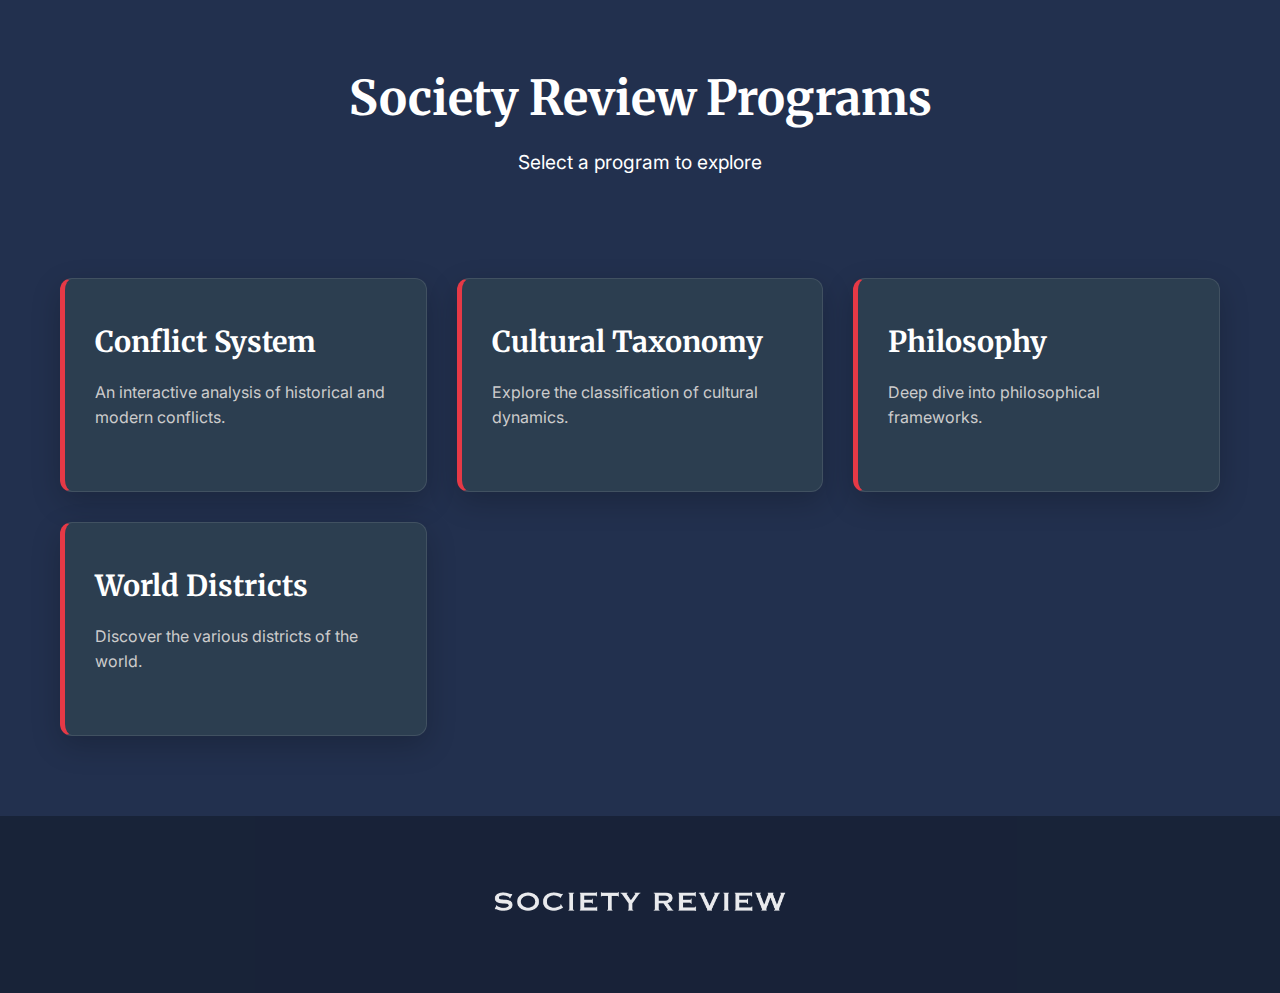
<file: index.html>
<!DOCTYPE html>
<html lang="en">

<head>
    <meta charset="UTF-8">
    <meta name="viewport" content="width=device-width, initial-scale=1.0">
    <title>Society Review Programs</title>
    <link rel="preconnect" href="https://fonts.googleapis.com">
    <link rel="preconnect" href="https://fonts.gstatic.com" crossorigin>
    <link
        href="https://fonts.googleapis.com/css2?family=Inter:wght@300;400;500;600&family=Merriweather:wght@300;400;700;900&display=swap"
        rel="stylesheet">
    <link rel="stylesheet" href="style.css">
</head>

<body>
    <main>
        <section class="intro-section">
            <div class="container">
                <h1 class="page-title">Society Review Programs</h1>
                <p class="lead">Select a program to explore</p>
            </div>
        </section>

        <section class="programs-section">
            <div class="container">
                <div class="programs-grid">
                    <a href="conflict-system.html" class="program-card active-program">
                        <div class="program-content">
                            <h3>Conflict System</h3>
                            <p>An interactive analysis of historical and modern conflicts.</p>

                        </div>
                    </a>

                    <a href="https://simonallmer.com/culturaltaxonomy" class="program-card active-program"
                        target="_top">
                        <div class="program-content">
                            <h3>Cultural Taxonomy</h3>
                            <p>Explore the classification of cultural dynamics.</p>

                        </div>
                    </a>

                    <a href="https://simonallmer.com/philosophy" class="program-card active-program" target="_top">
                        <div class="program-content">
                            <h3>Philosophy</h3>
                            <p>Deep dive into philosophical frameworks.</p>

                        </div>
                    </a>

                    <a href="https://simonallmer.com/worlddistricts" class="program-card active-program" target="_top">
                        <div class="program-content">
                            <h3>World Districts</h3>
                            <p>Discover the various districts of the world.</p>

                        </div>
                    </a>
                </div>
            </div>
        </section>
    </main>

    <footer>
        <div class="container" style="text-align: center;">
            <a href="https://simonallmer.com/societyreview" target="_top">
                <img src="society-review-logo.png" alt="Society Review"
                    style="max-width: 300px; height: auto; cursor: pointer;">
            </a>
        </div>
    </footer>

</body>

</html>
</file>
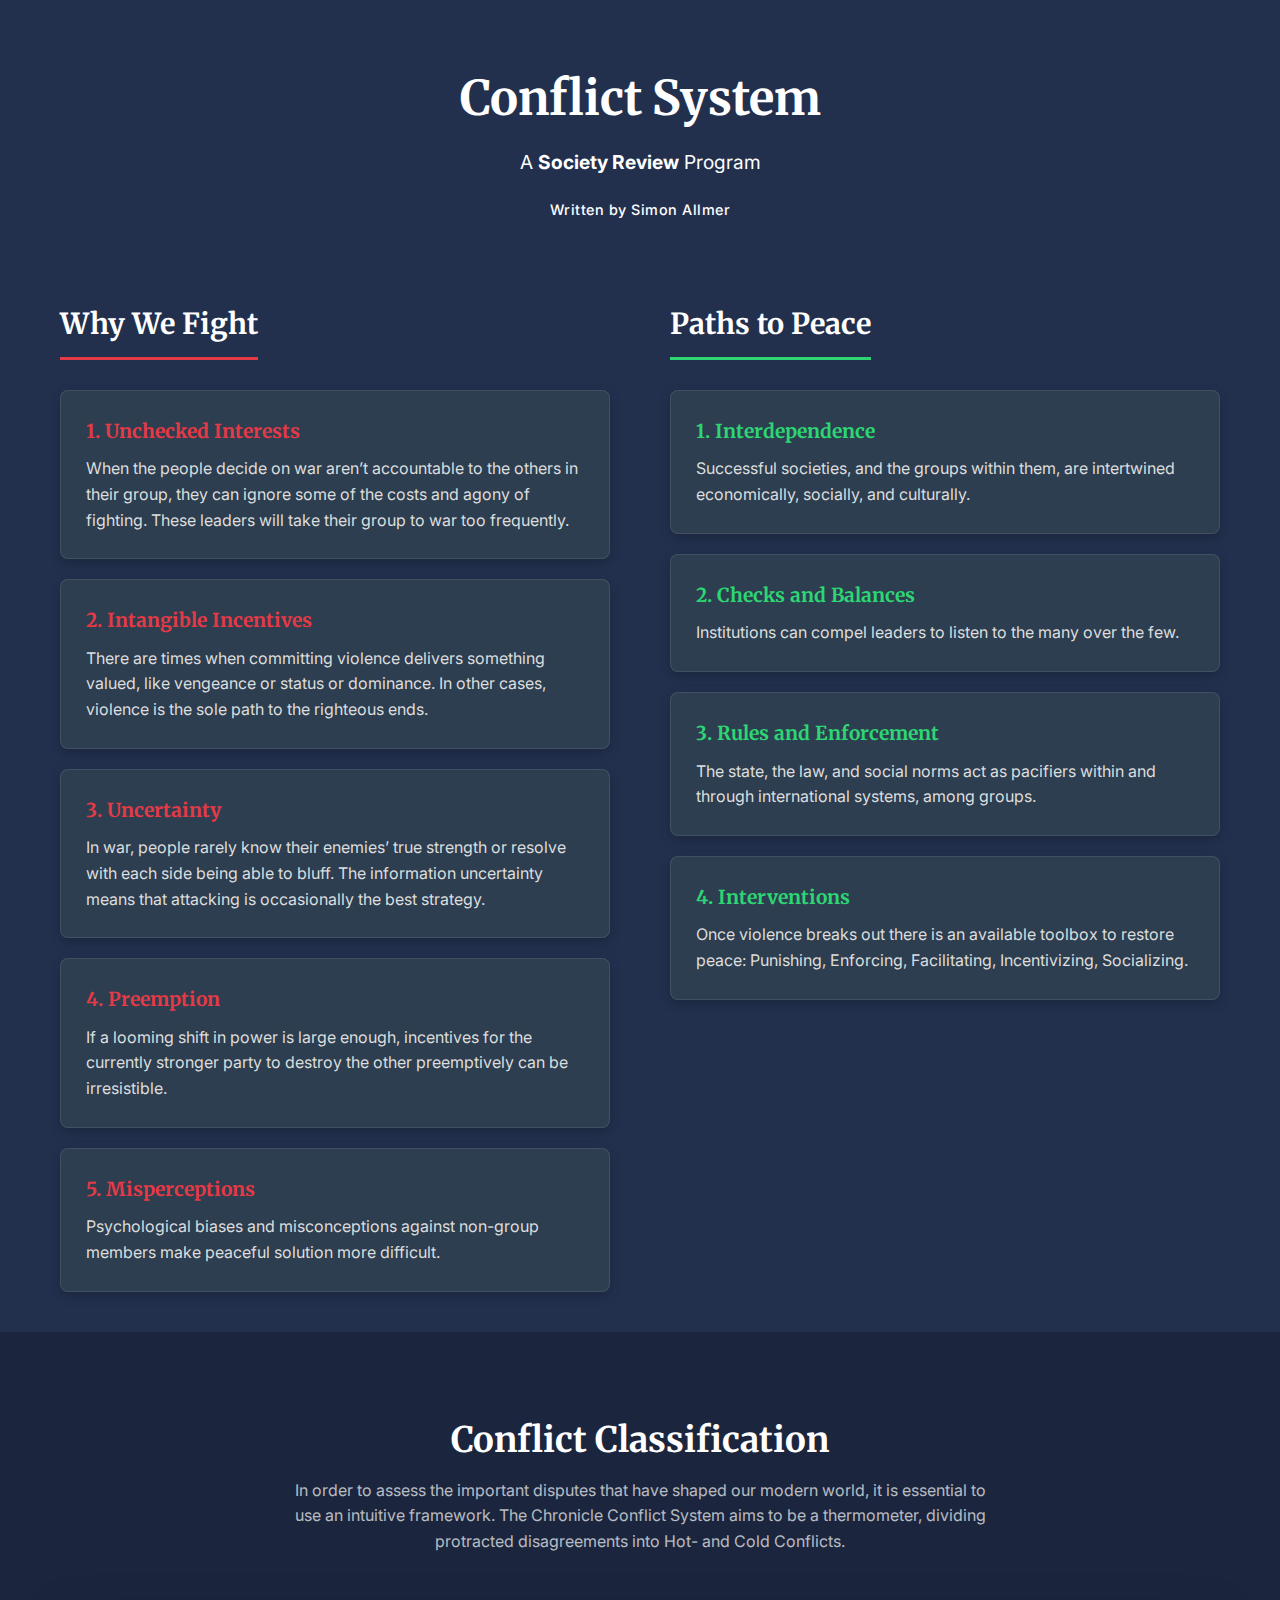
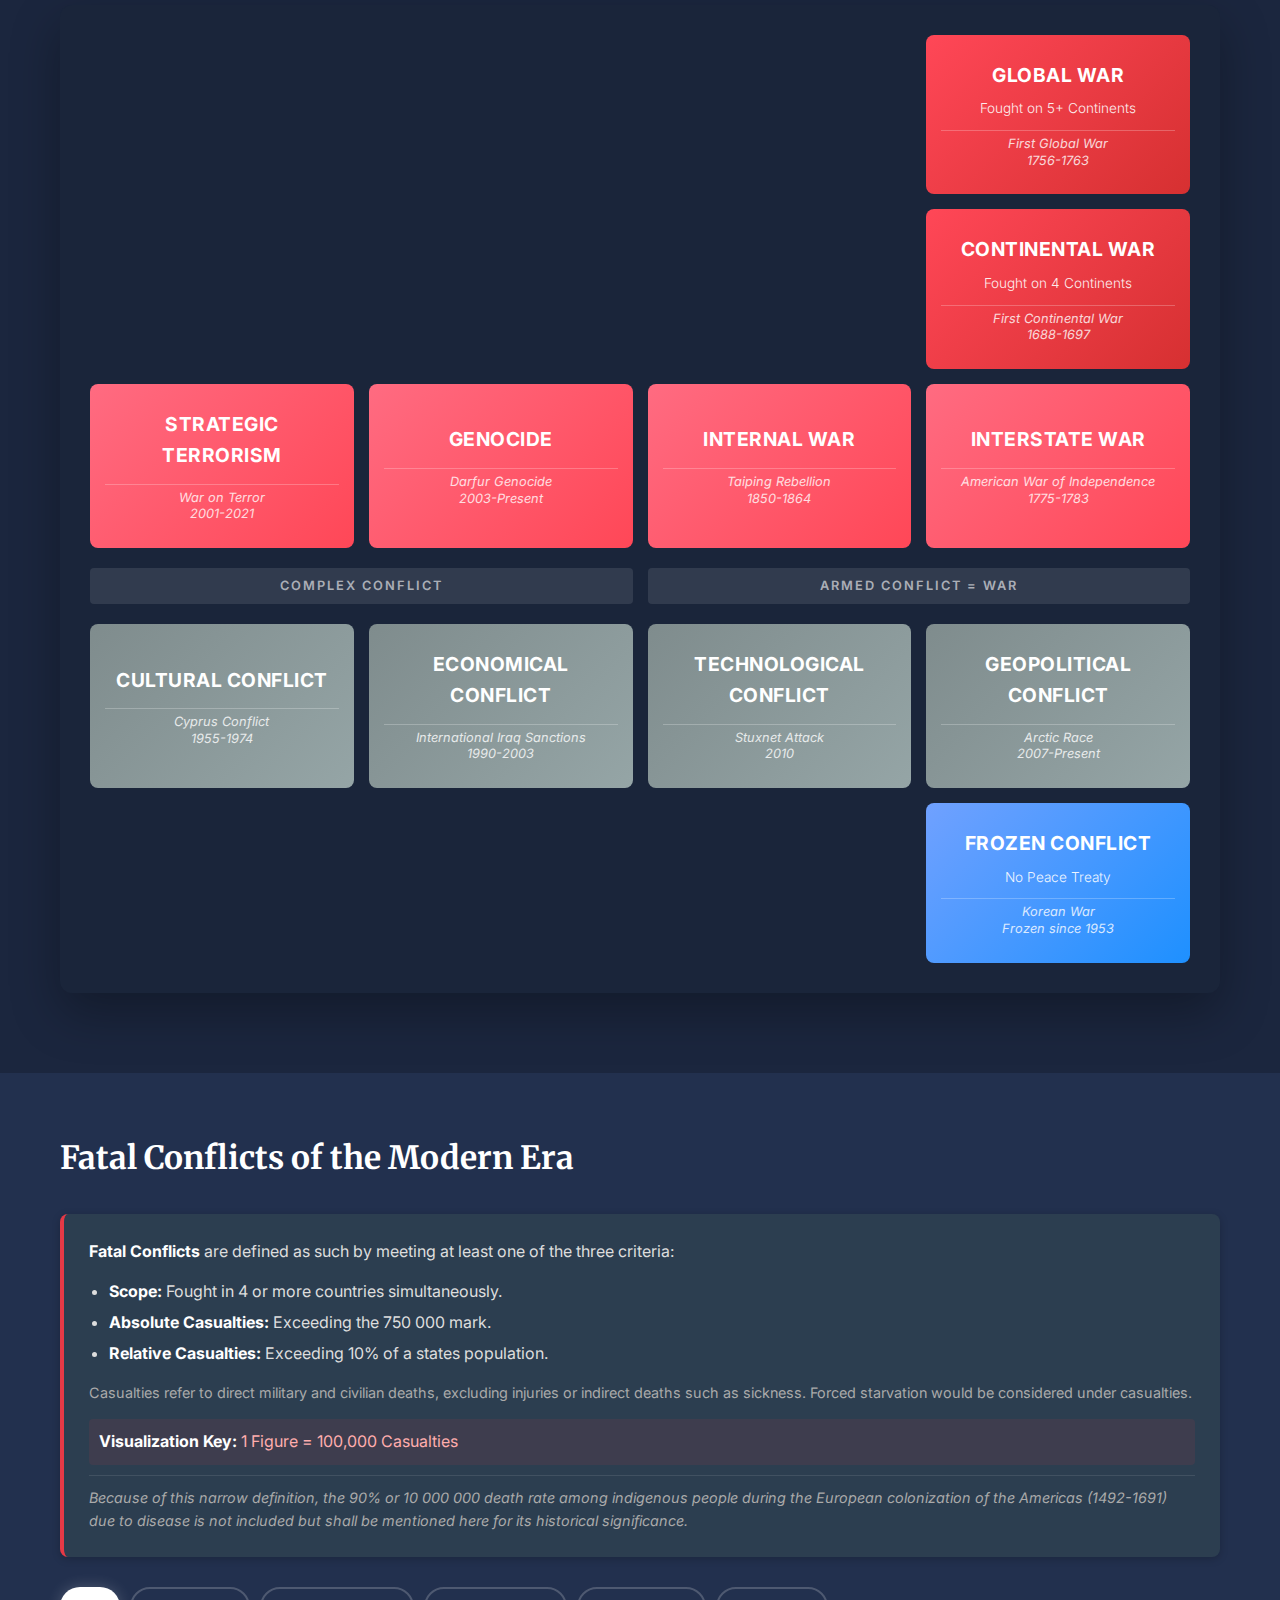
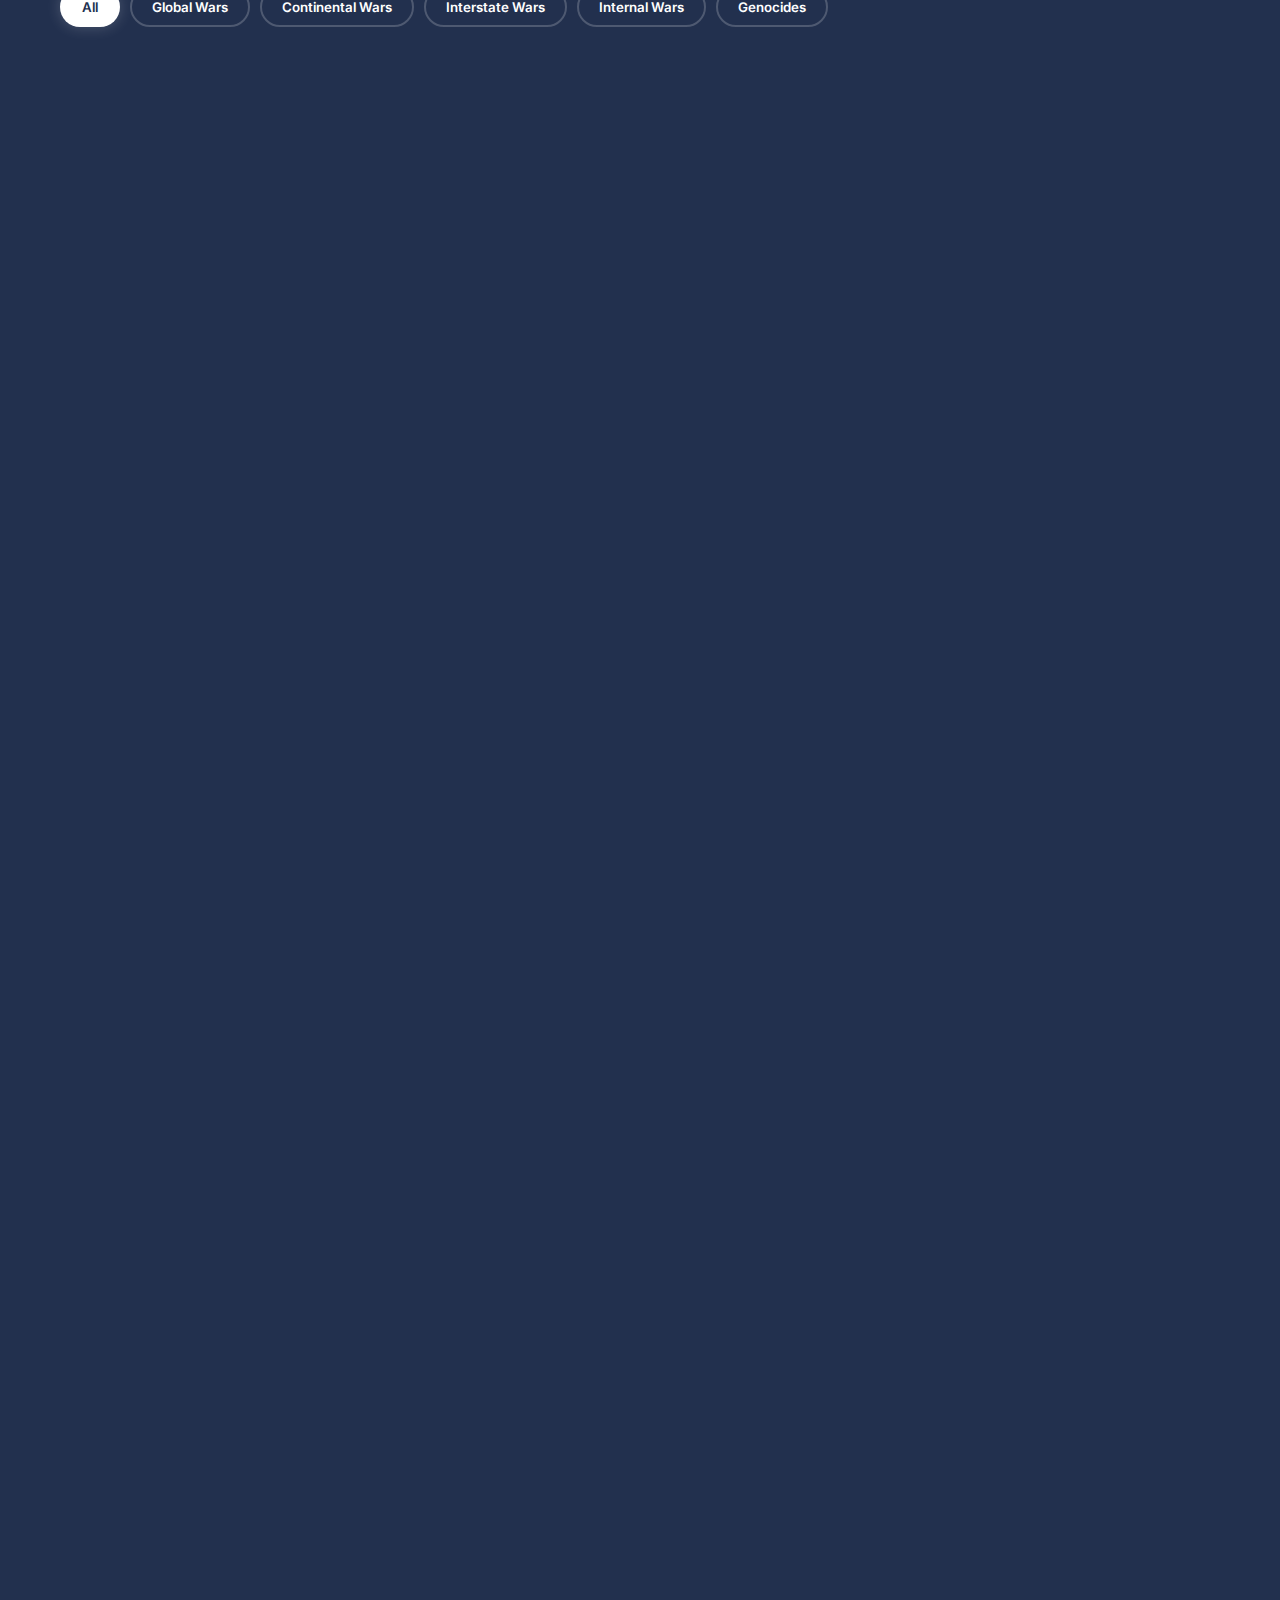
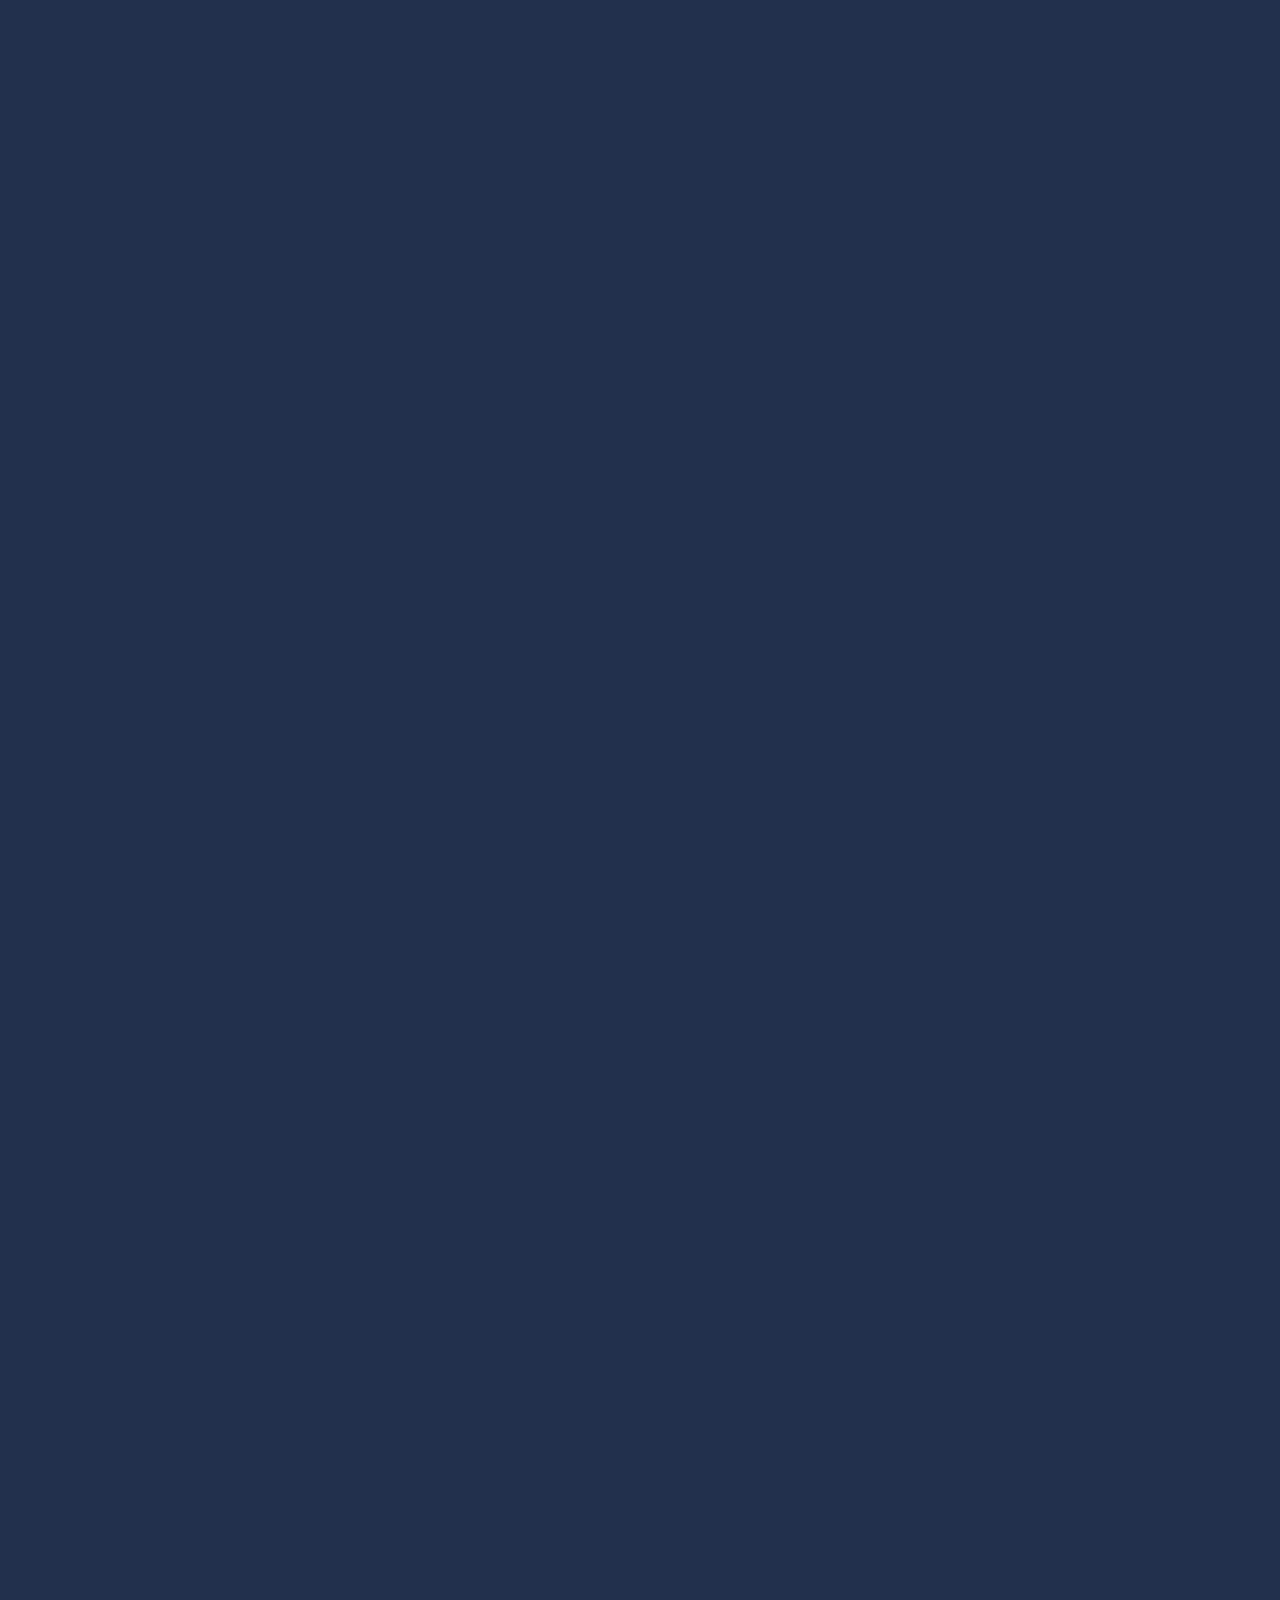
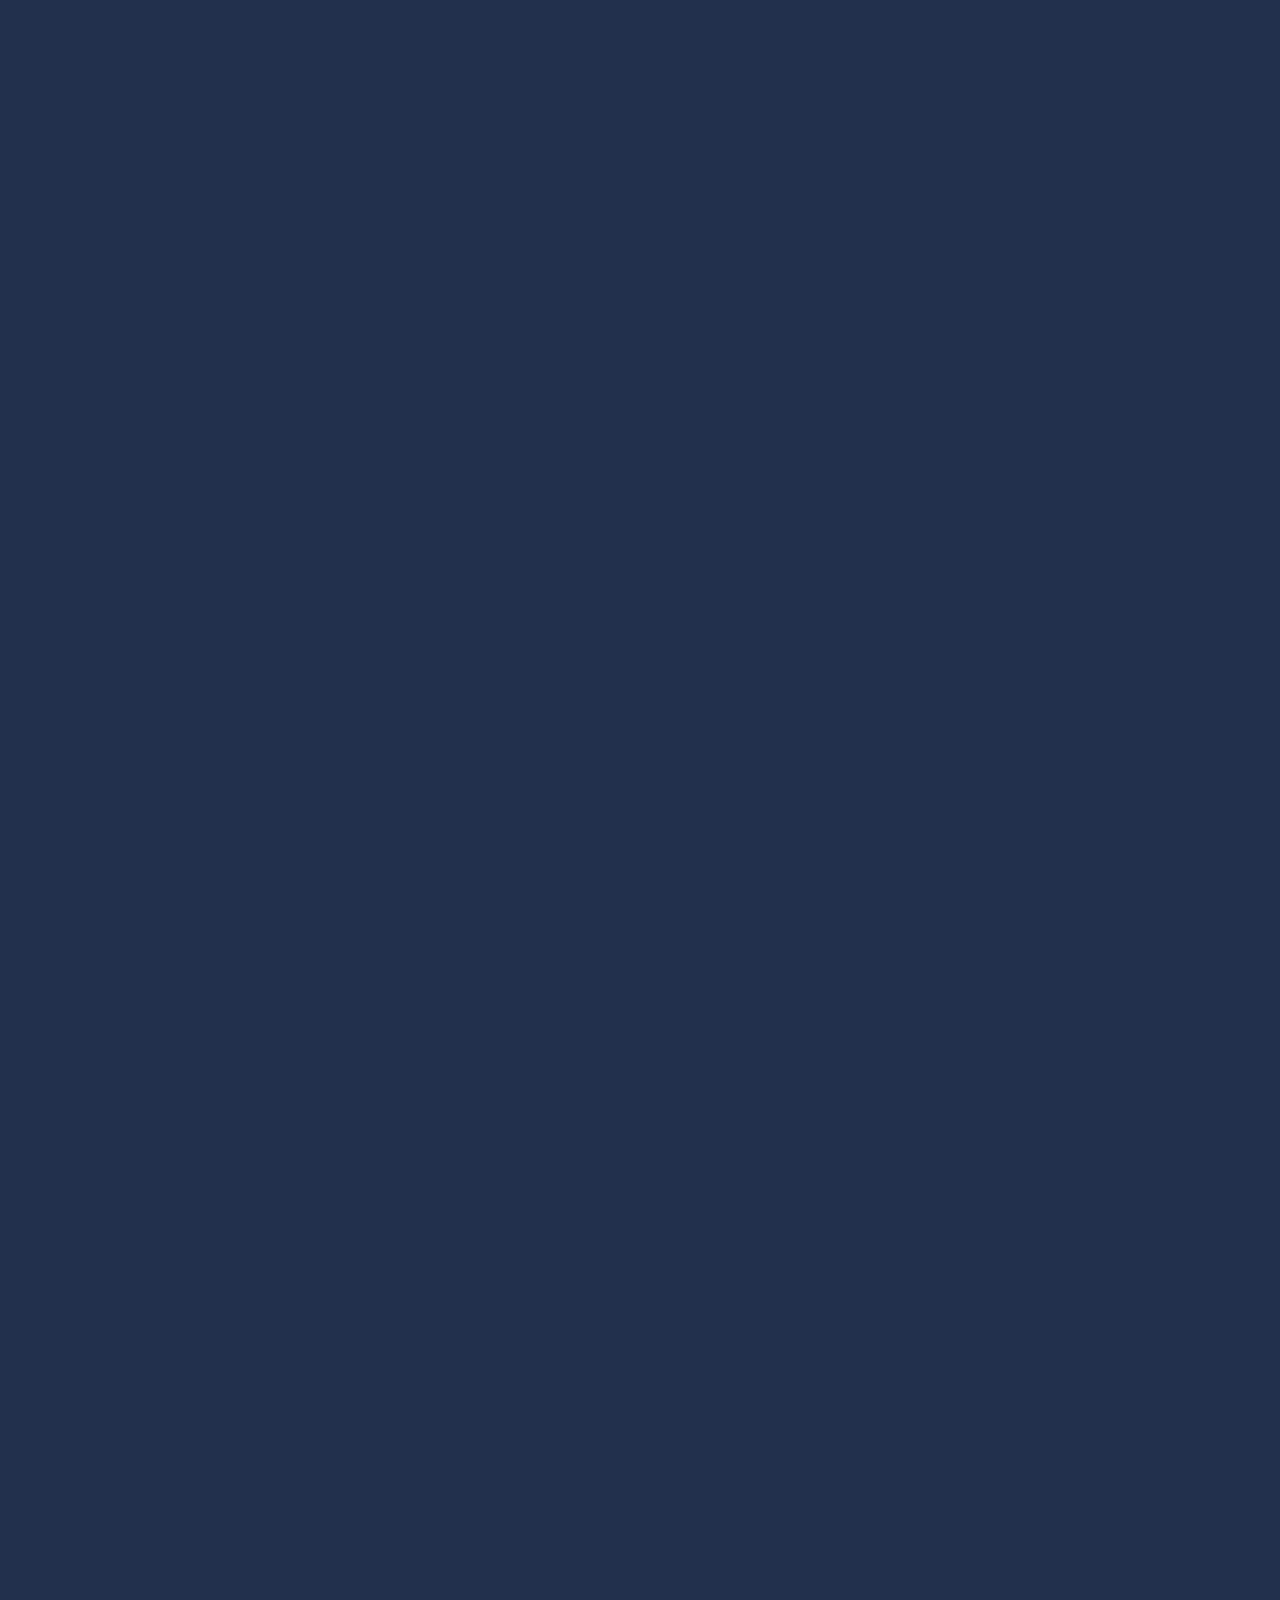
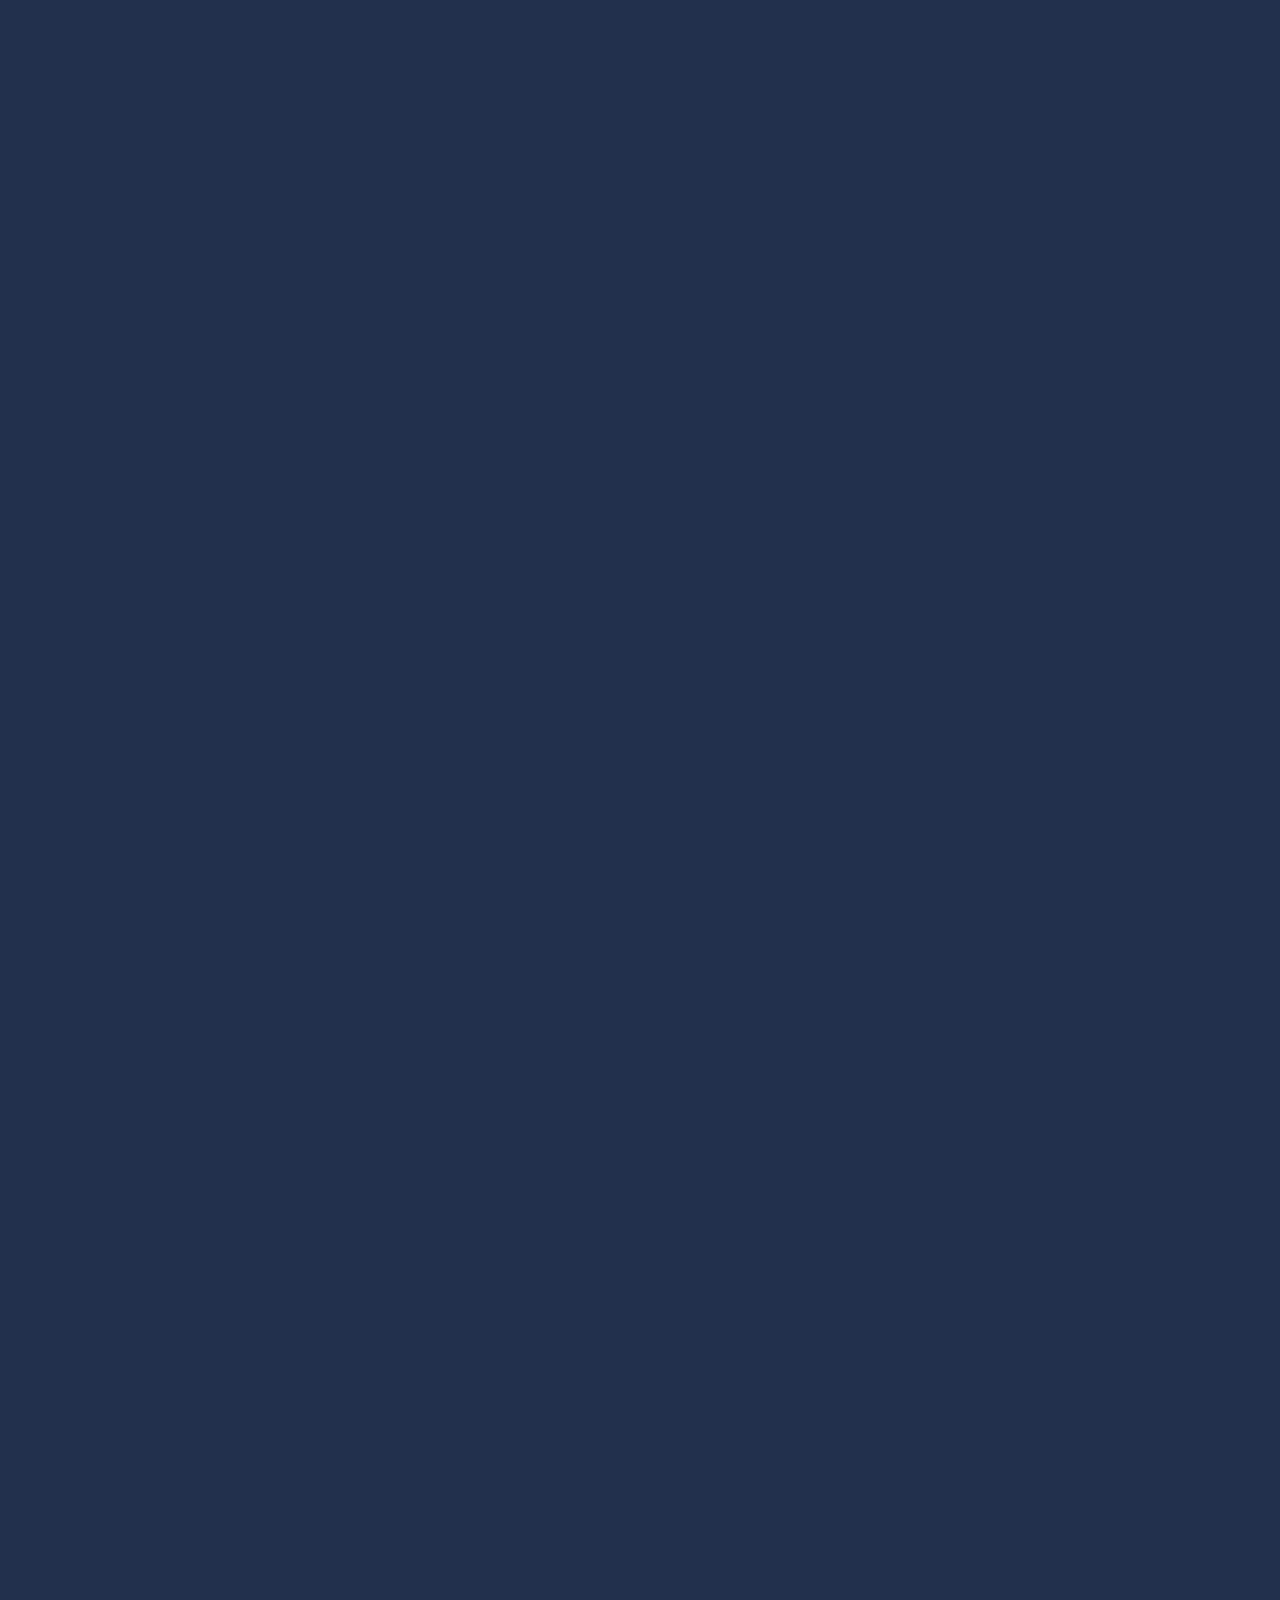
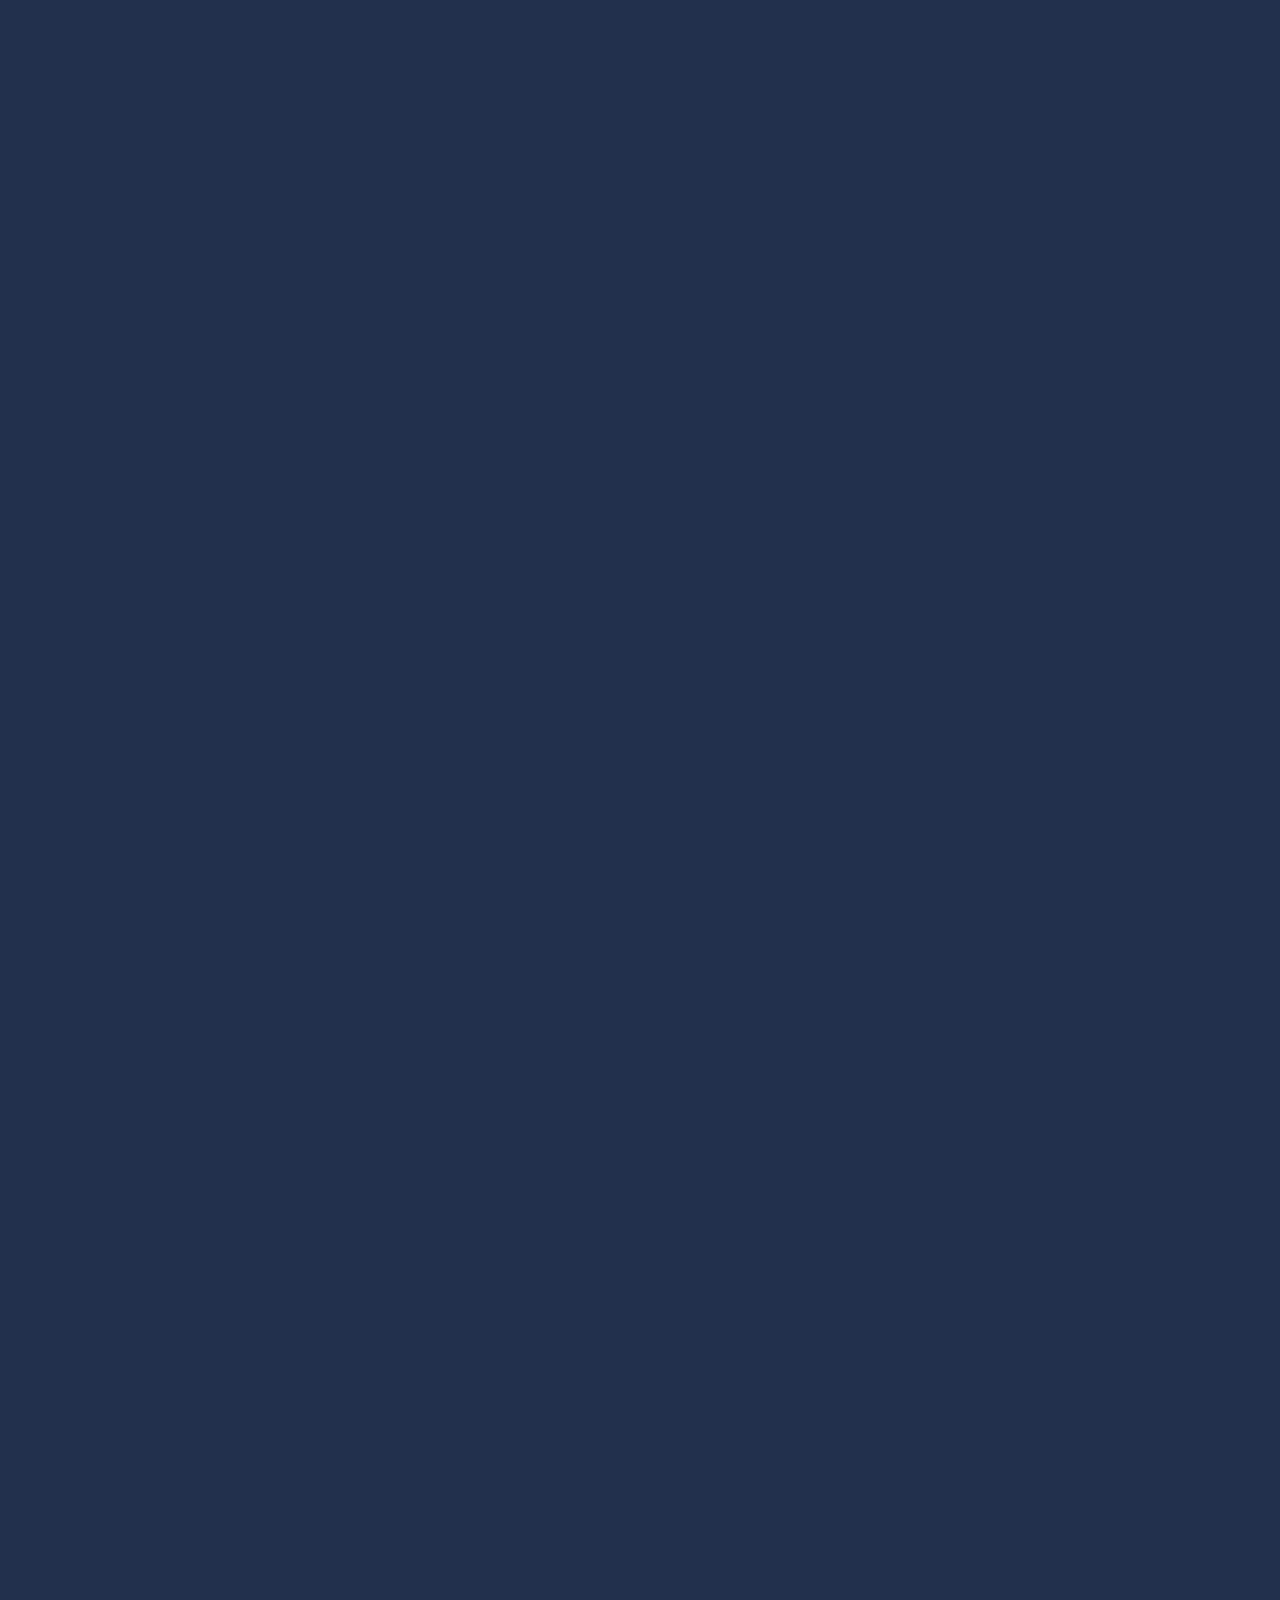
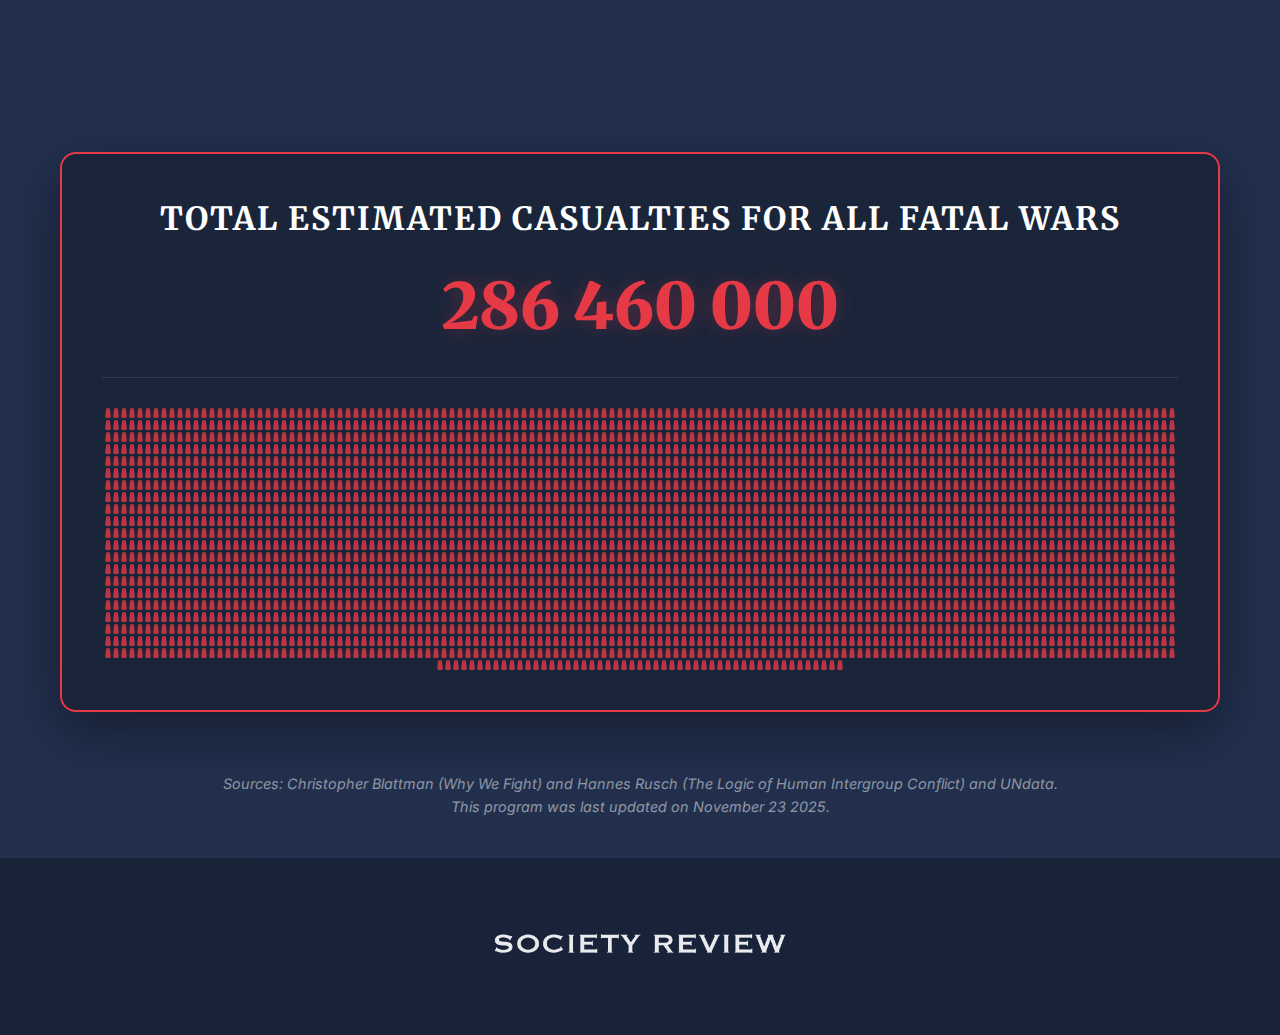
<file: conflict-system.html>
<!DOCTYPE html>
<html lang="en">

<head>
    <meta charset="UTF-8">
    <meta name="viewport" content="width=device-width, initial-scale=1.0">
    <title>Society Review | Conflict System</title>
    <link rel="preconnect" href="https://fonts.googleapis.com">
    <link rel="preconnect" href="https://fonts.gstatic.com" crossorigin>
    <link
        href="https://fonts.googleapis.com/css2?family=Merriweather:ital,wght@0,300;0,400;0,700;0,900;1,300;1,400&family=Inter:wght@300;400;500;600&display=swap"
        rel="stylesheet">
    <link rel="stylesheet" href="style.css">
</head>

<body>
    <main>
        <section class="intro-section">
            <div class="container">
                <h1 class="page-title">Conflict System</h1>
                <p class="lead">A <a href="https://societyreview.org" class="sr-link" target="_top">Society Review</a>
                    Program</p>
                <p class="author-credit">Written by Simon Allmer</p>
            </div>
        </section>

        <section class="theory-section">
            <div class="container">
                <div class="theory-grid">
                    <div class="theory-column">
                        <h3>Why We Fight</h3>
                        <div class="card-stack">
                            <div class="card">
                                <h4>1. Unchecked Interests</h4>
                                <p>When the people decide on war aren’t accountable to the others in their group, they
                                    can ignore some of the costs and agony of fighting. These leaders will take their
                                    group to war too frequently.</p>
                            </div>
                            <div class="card">
                                <h4>2. Intangible Incentives</h4>
                                <p>There are times when committing violence delivers something valued, like vengeance or
                                    status or dominance. In other cases, violence is the sole path to the righteous
                                    ends.</p>
                            </div>
                            <div class="card">
                                <h4>3. Uncertainty</h4>
                                <p>In war, people rarely know their enemies’ true strength or resolve with each side
                                    being able to bluff. The information uncertainty means that attacking is
                                    occasionally the best strategy.</p>
                            </div>
                            <div class="card">
                                <h4>4. Preemption</h4>
                                <p>If a looming shift in power is large enough, incentives for the currently stronger
                                    party to destroy the other preemptively can be irresistible.</p>
                            </div>
                            <div class="card">
                                <h4>5. Misperceptions</h4>
                                <p>Psychological biases and misconceptions against non-group members make peaceful
                                    solution more difficult.</p>
                            </div>
                        </div>
                    </div>
                    <div class="theory-column">
                        <h3>Paths to Peace</h3>
                        <div class="card-stack">
                            <div class="card">
                                <h4>1. Interdependence</h4>
                                <p>Successful societies, and the groups within them, are intertwined economically,
                                    socially, and culturally.</p>
                            </div>
                            <div class="card">
                                <h4>2. Checks and Balances</h4>
                                <p>Institutions can compel leaders to listen to the many over the few.</p>
                            </div>
                            <div class="card">
                                <h4>3. Rules and Enforcement</h4>
                                <p>The state, the law, and social norms act as pacifiers within and through
                                    international systems, among groups.</p>
                            </div>
                            <div class="card">
                                <h4>4. Interventions</h4>
                                <p>Once violence breaks out there is an available toolbox to restore peace: Punishing,
                                    Enforcing, Facilitating, Incentivizing, Socializing.</p>
                            </div>
                        </div>
                    </div>
                </div>
            </div>
        </section>

        <section class="framework-section">
            <div class="container">
                <h3>Conflict Classification</h3>
                <p>In order to assess the important disputes that have shaped our modern world, it is essential to use
                    an intuitive framework. The Chronicle Conflict System aims to be a thermometer, dividing protracted
                    disagreements into Hot- and Cold Conflicts.</p>

                <div class="matrix-container">

                    <div class="matrix-grid">
                        <!-- Top Right: Global/Continental -->
                        <div class="matrix-cell hot-high" data-type="Global War">
                            <span class="cell-title">Global War</span>
                            <span class="cell-desc">Fought on 5+ Continents</span>
                            <span class="cell-example">First Global War<br>1756-1763</span>
                        </div>
                        <div class="matrix-cell hot-high" data-type="Continental War">
                            <span class="cell-title">Continental War</span>
                            <span class="cell-desc">Fought on 4 Continents</span>
                            <span class="cell-example">First Continental War<br>1688-1697</span>
                        </div>

                        <!-- Middle Row: Hot Conflicts -->
                        <div class="matrix-cell hot-mid" data-type="Strategic Terrorism">
                            <span class="cell-title">Strategic Terrorism</span>
                            <span class="cell-example">War on Terror<br>2001-2021</span>
                        </div>
                        <div class="matrix-cell hot-mid" data-type="Genocide">
                            <span class="cell-title">Genocide</span>
                            <span class="cell-example">Darfur Genocide<br>2003-Present</span>
                        </div>
                        <div class="matrix-cell hot-mid" data-type="Internal War">
                            <span class="cell-title">Internal War</span>
                            <span class="cell-example">Taiping Rebellion<br>1850-1864</span>
                        </div>
                        <div class="matrix-cell hot-mid" data-type="Interstate War">
                            <span class="cell-title">Interstate War</span>
                            <span class="cell-example">American War of Independence<br>1775-1783</span>
                        </div>

                        <!-- Divider -->
                        <div class="matrix-divider divider-complex">Complex Conflict</div>
                        <div class="matrix-divider divider-armed">Armed Conflict = War</div>

                        <!-- Bottom Row: Cold Conflicts -->
                        <div class="matrix-cell cold" data-type="Cultural Conflict">
                            <span class="cell-title">Cultural Conflict</span>
                            <span class="cell-example">Cyprus Conflict<br>1955-1974</span>
                        </div>
                        <div class="matrix-cell cold" data-type="Economical Conflict">
                            <span class="cell-title">Economical Conflict</span>
                            <span class="cell-example">International Iraq Sanctions<br>1990-2003</span>
                        </div>
                        <div class="matrix-cell cold" data-type="Technological Conflict">
                            <span class="cell-title">Technological Conflict</span>
                            <span class="cell-example">Stuxnet Attack<br>2010</span>
                        </div>
                        <div class="matrix-cell cold" data-type="Geopolitical Conflict">
                            <span class="cell-title">Geopolitical Conflict</span>
                            <span class="cell-example">Arctic Race<br>2007-Present</span>
                        </div>

                        <!-- Frozen -->
                        <div class="matrix-cell frozen" data-type="Frozen Conflict">
                            <span class="cell-title">Frozen Conflict</span>
                            <span class="cell-desc">No Peace Treaty</span>
                            <span class="cell-example">Korean War<br>Frozen since 1953</span>
                        </div>
                    </div>
                </div>
            </div>
        </section>

        <section class="data-section">
            <div class="container">
                <h3>Fatal Conflicts of the Modern Era</h3>

                <div class="definitions-box">
                    <p><strong>Fatal Conflicts</strong> are defined as such by meeting at least one of the three
                        criteria:</p>
                    <ul>
                        <li><strong>Scope:</strong> Fought in 4 or more countries simultaneously.</li>
                        <li><strong>Absolute Casualties:</strong> Exceeding the 750 000 mark.</li>
                        <li><strong>Relative Casualties:</strong> Exceeding 10% of a states population.</li>
                    </ul>
                    <p class="note">Casualties refer to direct military and civilian deaths, excluding injuries or
                        indirect deaths such as sickness. Forced starvation would be considered under casualties.</p>
                    <p class="legend"><strong>Visualization Key:</strong> 1 Figure = 100,000 Casualties</p>
                    <p class="historical-note">Because of this narrow definition, the 90% or 10 000 000 death rate among
                        indigenous people during the European colonization of the Americas (1492-1691) due to disease is
                        not included but shall be mentioned here for its historical significance.</p>
                </div>

                <div class="filters">
                    <button class="filter-btn active" data-filter="all">All</button>
                    <button class="filter-btn" data-filter="Global War">Global Wars</button>
                    <button class="filter-btn" data-filter="Continental War">Continental Wars</button>
                    <button class="filter-btn" data-filter="Interstate War">Interstate Wars</button>
                    <button class="filter-btn" data-filter="Internal War">Internal Wars</button>
                    <button class="filter-btn" data-filter="Genocide">Genocides</button>
                </div>
                <div class="conflict-list" id="conflictList">
                    <!-- Populated by JS -->
                </div>

                <div class="total-casualties-container" id="totalCasualties">
                    <!-- Populated by JS -->
                </div>
            </div>
        </section>
        <div class="container"
            style="text-align: center; margin-bottom: 40px; color: rgba(255,255,255,0.5); font-style: italic; font-size: 0.9rem;">
            <p>Sources: Christopher Blattman (Why We Fight) and Hannes Rusch (The Logic of Human Intergroup Conflict)
                and UNdata.</p>
            <p>This program was last updated on November 23 2025.</p>
        </div>
    </main>

    <footer>
        <div class="container" style="text-align: center;">
            <a href="https://simonallmer.com/societyreview" target="_top">
                <img src="society-review-logo.png" alt="Society Review"
                    style="max-width: 300px; height: auto; cursor: pointer;">
            </a>
        </div>
    </footer>

    <script src="data.js"></script>
    <script src="script.js"></script>
</body>

</html>
</file>
<file: style.css>
:root {
    --primary-navy: #22304E;
    /* Sampled Dark Blue */
    --accent-red: #e63946;
    --text-dark: #f4f4f4;
    /* Switched to light for dark mode */
    --text-light: #ccc;
    --bg-dark: #22304E;
    --card-bg: #2c3e50;

    /* Matrix Palette - Vivid & Dark */
    --matrix-bg: #1a253a;
    --hot-high: #ff4757;
    --hot-mid: #ff6b81;
    --cold: #2ed573;
    --frozen: #70a1ff;
    --divider: #57606f;
}

* {
    box-sizing: border-box;
    margin: 0;
    padding: 0;
}

body {
    font-family: 'Inter', sans-serif;
    color: var(--text-dark);
    background-color: var(--bg-dark);
    line-height: 1.6;
}

h1,
h2,
h3,
h4 {
    font-family: 'Merriweather', serif;
    color: white;
}

.container {
    max-width: 1200px;
    margin: 0 auto;
    padding: 0 20px;
}

/* Intro / Hero */
.intro-section {
    text-align: center;
    padding: 60px 0 40px;
    background: transparent;
}

.page-title {
    font-size: 3rem;
    margin-bottom: 10px;
    color: white;
}

.lead {
    font-size: 1.2rem;
    margin-bottom: 20px;
    color: white;
}

.sr-link {
    color: white;
    text-decoration: none;
    font-weight: bold;
    border-bottom: 1px solid transparent;
    transition: border-color 0.2s;
}

.sr-link:hover {
    border-color: white;
}

.sub-lead {
    font-size: 0.9rem;
    max-width: 800px;
    margin: 0 auto;
    color: rgba(255, 255, 255, 0.6);
    font-style: italic;
}

/* Theory Section */
.theory-section {
    padding: 40px 0;
    background-color: transparent;
}

.theory-grid {
    display: grid;
    grid-template-columns: 1fr 1fr;
    gap: 60px;
}

.theory-column h3 {
    margin-bottom: 30px;
    font-size: 1.8rem;
    border-bottom: 3px solid var(--accent-red);
    padding-bottom: 10px;
    display: inline-block;
}

.card-stack {
    display: flex;
    flex-direction: column;
    gap: 20px;
}

.card {
    background: var(--card-bg);
    padding: 25px;
    border-radius: 8px;
    border: 1px solid rgba(255, 255, 255, 0.1);
    box-shadow: 0 4px 12px rgba(0, 0, 0, 0.2);
    transition: transform 0.2s, box-shadow 0.2s;
}

.card:hover {
    transform: translateY(-3px);
    box-shadow: 0 8px 20px rgba(0, 0, 0, 0.3);
}

.card h4 {
    margin-bottom: 10px;
    font-size: 1.2rem;
    color: var(--accent-red);
}

.card p {
    color: #ddd;
}

/* Framework Matrix - The Centerpiece */
.framework-section {
    background-color: rgba(0, 0, 0, 0.2);
    padding: 80px 0;
    color: white;
}

.framework-section h3 {
    color: white;
    text-align: center;
    font-size: 2.2rem;
    margin-bottom: 10px;
}

.framework-section p {
    text-align: center;
    max-width: 700px;
    margin: 0 auto 50px;
    color: rgba(255, 255, 255, 0.7);
}

.matrix-container {
    background: var(--matrix-bg);
    padding: 30px;
    border-radius: 12px;
    box-shadow: 0 20px 50px rgba(0, 0, 0, 0.3);
}

.matrix-header {
    font-family: 'Merriweather', serif;
    font-size: 1.8rem;
    margin-bottom: 30px;
    text-align: left;
    border-left: 5px solid var(--accent-red);
    padding-left: 20px;
}

.matrix-grid {
    display: grid;
    grid-template-columns: repeat(4, 1fr);
    gap: 15px;
}

.matrix-cell {
    padding: 25px 15px;
    min-height: 140px;
    display: flex;
    flex-direction: column;
    justify-content: center;
    align-items: center;
    text-align: center;
    cursor: pointer;
    border-radius: 8px;
    transition: all 0.3s cubic-bezier(0.25, 0.8, 0.25, 1);
    position: relative;
    overflow: hidden;
}

.matrix-cell::before {
    content: '';
    position: absolute;
    top: 0;
    left: 0;
    right: 0;
    bottom: 0;
    background: linear-gradient(135deg, rgba(255, 255, 255, 0.1), rgba(255, 255, 255, 0));
    opacity: 0;
    transition: opacity 0.3s;
}

.matrix-cell:hover {
    transform: translateY(-5px) scale(1.02);
    box-shadow: 0 10px 20px rgba(0, 0, 0, 0.2);
    z-index: 2;
}

.matrix-cell:hover::before {
    opacity: 1;
}

.cell-title {
    font-weight: 700;
    font-size: 1.2rem;
    margin-bottom: 8px;
    text-transform: uppercase;
    letter-spacing: 0.5px;
}

.cell-desc {
    font-size: 0.85rem;
    opacity: 0.9;
    font-weight: 300;
    margin-bottom: 5px;
}

.cell-example {
    font-size: 0.8rem;
    font-style: italic;
    opacity: 0.8;
    margin-top: 5px;
    line-height: 1.3;
    border-top: 1px solid rgba(255, 255, 255, 0.3);
    padding-top: 5px;
    width: 100%;
}

/* Matrix Colors & Gradients */
.hot-high {
    background: linear-gradient(135deg, var(--hot-high), #d63031);
    color: white;
}

.hot-mid {
    background: linear-gradient(135deg, var(--hot-mid), #ff4757);
    color: white;
}

.cold {
    background: linear-gradient(135deg, #7f8c8d, #95a5a6);
    color: white;
}

.frozen {
    background: linear-gradient(135deg, var(--frozen), #1e90ff);
    color: white;
    grid-column: 4;
}

/* Positioning */
.matrix-cell[data-type="Global War"] {
    grid-column: 4;
    grid-row: 1;
}

.matrix-cell[data-type="Continental War"] {
    grid-column: 4;
    grid-row: 2;
}

.matrix-cell[data-type="Strategic Terrorism"] {
    grid-column: 1;
    grid-row: 3;
}

.matrix-cell[data-type="Genocide"] {
    grid-column: 2;
    grid-row: 3;
}

.matrix-cell[data-type="Internal War"] {
    grid-column: 3;
    grid-row: 3;
}

.matrix-cell[data-type="Interstate War"] {
    grid-column: 4;
    grid-row: 3;
}

/* Dividers */
.matrix-divider {
    grid-column: 1 / -1;
    background-color: rgba(255, 255, 255, 0.1);
    color: rgba(255, 255, 255, 0.6);
    text-align: center;
    padding: 8px;
    font-weight: 600;
    text-transform: uppercase;
    letter-spacing: 2px;
    font-size: 0.8rem;
    border-radius: 4px;
    margin: 5px 0;
}

.divider-complex {
    grid-row: 4;
    grid-column: 1 / 3;
}

.divider-armed {
    grid-row: 4;
    grid-column: 3 / 5;
}

/* Row 3 (Cold) */
.matrix-cell[data-type="Cultural Conflict"] {
    grid-column: 1;
    grid-row: 5;
}

.matrix-cell[data-type="Economical Conflict"] {
    grid-column: 2;
    grid-row: 5;
}

.matrix-cell[data-type="Technological Conflict"] {
    grid-column: 3;
    grid-row: 5;
}

.matrix-cell[data-type="Geopolitical Conflict"] {
    grid-column: 4;
    grid-row: 5;
}

/* Frozen */
.matrix-cell[data-type="Frozen Conflict"] {
    grid-row: 6;
}


/* Data Section */
.data-section {
    padding: 60px 0;
    background-color: transparent;
}

.data-section h3 {
    margin-bottom: 30px;
    font-size: 2rem;
}

.filters {
    margin-bottom: 30px;
    display: flex;
    gap: 10px;
    flex-wrap: wrap;
}

.filter-btn {
    padding: 10px 20px;
    border: 2px solid rgba(255, 255, 255, 0.2);
    background: transparent;
    color: white;
    cursor: pointer;
    font-family: 'Inter', sans-serif;
    font-weight: 600;
    border-radius: 30px;
    transition: all 0.2s;
}

.filter-btn:hover,
.filter-btn.active {
    background: white;
    color: var(--primary-navy);
    box-shadow: 0 0 15px rgba(255, 255, 255, 0.2);
}

.conflict-list {
    display: grid;
    gap: 15px;
}

.conflict-item {
    background: var(--card-bg);
    padding: 20px 30px;
    border-radius: 8px;
    box-shadow: 0 2px 5px rgba(0, 0, 0, 0.2);
    display: flex;
    justify-content: space-between;
    align-items: center;
    transition: transform 0.2s;
    border-left: 4px solid transparent;
    color: white;
}

.conflict-item:hover {
    transform: translateX(5px);
    box-shadow: 0 5px 15px rgba(0, 0, 0, 0.3);
}

/* Dynamic border colors based on type could be added via JS, 
   but for now let's just use a default or CSS classes if we had them on items */
.conflict-item {
    border-left-color: var(--accent-red);
}

.conflict-info h4 {
    font-size: 1.3rem;
    margin-bottom: 8px;
    color: white;
}

.conflict-meta {
    font-size: 0.95rem;
    color: #aaa;
    display: flex;
    gap: 15px;
}

.conflict-meta span {
    position: relative;
}

.conflict-meta span:not(:last-child)::after {
    content: '•';
    position: absolute;
    right: -10px;
    color: #666;
}

.definitions-box {
    background: var(--card-bg);
    padding: 25px;
    border-radius: 8px;
    border-left: 4px solid var(--accent-red);
    margin-bottom: 30px;
    box-shadow: 0 2px 8px rgba(0, 0, 0, 0.2);
    color: #ddd;
}

.definitions-box strong {
    color: white;
}

.definitions-box ul {
    margin: 15px 0 15px 20px;
}

.definitions-box li {
    margin-bottom: 5px;
}

.definitions-box .note,
.definitions-box .historical-note {
    font-size: 0.9rem;
    color: #aaa;
    margin-top: 10px;
}

.legend {
    margin-top: 15px;
    padding: 10px;
    background: rgba(230, 57, 70, 0.1);
    border-radius: 4px;
    color: #ffadad;
}

.historical-note {
    font-style: italic;
    border-top: 1px solid rgba(255, 255, 255, 0.1);
    padding-top: 10px;
}

.conflict-item {
    flex-direction: column;
    /* Stack info and pictograms */
    align-items: flex-start;
}

.conflict-header {
    display: flex;
    justify-content: space-between;
    width: 100%;
    align-items: flex-start;
    margin-bottom: 15px;
}

.conflict-visuals {
    width: 100%;
    display: flex;
    flex-wrap: wrap;
    gap: 2px;
    padding-top: 10px;
    border-top: 1px dashed rgba(255, 255, 255, 0.1);
}

.casualty-icon {
    width: 8px;
    height: 12px;
    background-color: var(--accent-red);
    opacity: 0.8;
    border-radius: 2px;
    /* Simple person shape via clip-path or just a rect for performance with many items */
    clip-path: polygon(20% 0%, 80% 0%, 100% 100%, 0% 100%);
}

.casualty-icon:hover {
    opacity: 1;
    transform: scale(1.5);
}

.casualty-count-text {
    font-size: 0.85rem;
    color: #aaa;
    margin-top: 5px;
    width: 100%;
}

/* Total Casualties Section */
.total-casualties-container {
    margin-top: 60px;
    background: var(--matrix-bg);
    padding: 40px;
    border-radius: 16px;
    border: 2px solid var(--accent-red);
    box-shadow: 0 20px 60px rgba(0, 0, 0, 0.4);
    text-align: center;
    position: relative;
    overflow: hidden;
}

.total-header {
    display: flex;
    flex-direction: column;
    align-items: center;
    margin-bottom: 30px;
    border-bottom: 1px solid rgba(255, 255, 255, 0.1);
    padding-bottom: 20px;
}

.total-header h3 {
    font-size: 2rem;
    color: white;
    margin-bottom: 10px;
    text-transform: uppercase;
    letter-spacing: 2px;
}

.total-number {
    font-size: 4rem;
    font-weight: 900;
    color: var(--accent-red);
    font-family: 'Merriweather', serif;
    text-shadow: 0 0 20px rgba(230, 57, 70, 0.3);
}

.total-visuals {
    display: flex;
    flex-wrap: wrap;
    gap: 2px;
    justify-content: center;
}

.total-visuals .casualty-icon {
    width: 6px;
    height: 10px;
    opacity: 0.8;
    background-color: var(--accent-red);
}

.author-credit {
    font-size: 0.9rem;
    color: white;
    margin-top: 5px;
    font-weight: 500;
    letter-spacing: 0.5px;
}

/* Paths to Peace Styling (Green) */
.theory-column:last-child h3 {
    border-bottom-color: var(--cold);
}

.theory-column:last-child .card h4 {
    color: var(--cold);
}

.footer-btn {
    display: inline-block;
    padding: 12px 30px;
    background-color: var(--accent-red);
    color: white;
    text-decoration: none;
    font-weight: bold;
    border-radius: 4px;
    margin-bottom: 30px;
    transition: background-color 0.2s;
}

.footer-btn:hover {
    background-color: #c92a37;
}

.footer-note {
    font-size: 0.85rem;
    color: rgba(255, 255, 255, 0.4);
    max-width: 800px;
    margin: 0 auto;
    font-style: italic;
    line-height: 1.5;
}

footer {
    background-color: rgba(0, 0, 0, 0.3);
    color: #aaa;
    text-align: center;
    padding: 40px 0;
    font-size: 0.9rem;
    margin-top: 40px;
    opacity: 0.9;
}

@media (max-width: 900px) {
    .theory-grid {
        grid-template-columns: 1fr;
    }

    .matrix-grid {
        grid-template-columns: 1fr 1fr;
        gap: 10px;
    }

    /* Re-layout for mobile matrix if needed, or keep grid but stack */
    .matrix-cell {
        grid-column: auto !important;
        grid-row: auto !important;
    }

    .matrix-divider {
        display: none;
    }

    /* Hide dividers on mobile for simpler stack */
}

@keyframes fadeIn {
    from {
        opacity: 0;
        transform: translateY(10px);
    }

    to {
        opacity: 1;
        transform: translateY(0);
    }
}

/* Programs Landing Page Styles */
.programs-grid {
    display: grid;
    grid-template-columns: repeat(auto-fit, minmax(280px, 1fr));
    gap: 30px;
    padding: 40px 0;
}

.program-card {
    background: var(--card-bg);
    border-radius: 12px;
    padding: 40px 30px;
    text-decoration: none;
    color: white;
    border: 1px solid rgba(255, 255, 255, 0.1);
    transition: all 0.3s ease;
    display: flex;
    flex-direction: column;
    justify-content: center;
    min-height: 200px;
    position: relative;
    overflow: hidden;
}

.program-card h3 {
    font-size: 1.8rem;
    margin-bottom: 15px;
    color: white;
}

.program-card p {
    color: var(--text-light);
    font-size: 1rem;
    margin-bottom: 20px;
}

.program-status {
    font-size: 0.8rem;
    text-transform: uppercase;
    letter-spacing: 1px;
    padding: 5px 10px;
    border-radius: 4px;
    display: inline-block;
    width: fit-content;
}

/* Active Program Styles */
.active-program {
    border-left: 5px solid var(--accent-red);
    box-shadow: 0 10px 30px rgba(0, 0, 0, 0.2);
    cursor: pointer;
}

.active-program:hover {
    transform: translateY(-5px);
    box-shadow: 0 15px 40px rgba(230, 57, 70, 0.2);
    border-color: var(--accent-red);
}

.active-program .program-status {
    background: rgba(230, 57, 70, 0.2);
    color: var(--accent-red);
}

/* Disabled Program Styles */
.disabled-program {
    opacity: 0.5;
    cursor: default;
    background: rgba(44, 62, 80, 0.5);
    border-color: transparent;
}

.disabled-program h3 {
    color: #999;
}

.disabled-program .program-status {
    background: rgba(255, 255, 255, 0.1);
    color: #999;
}
</file>
